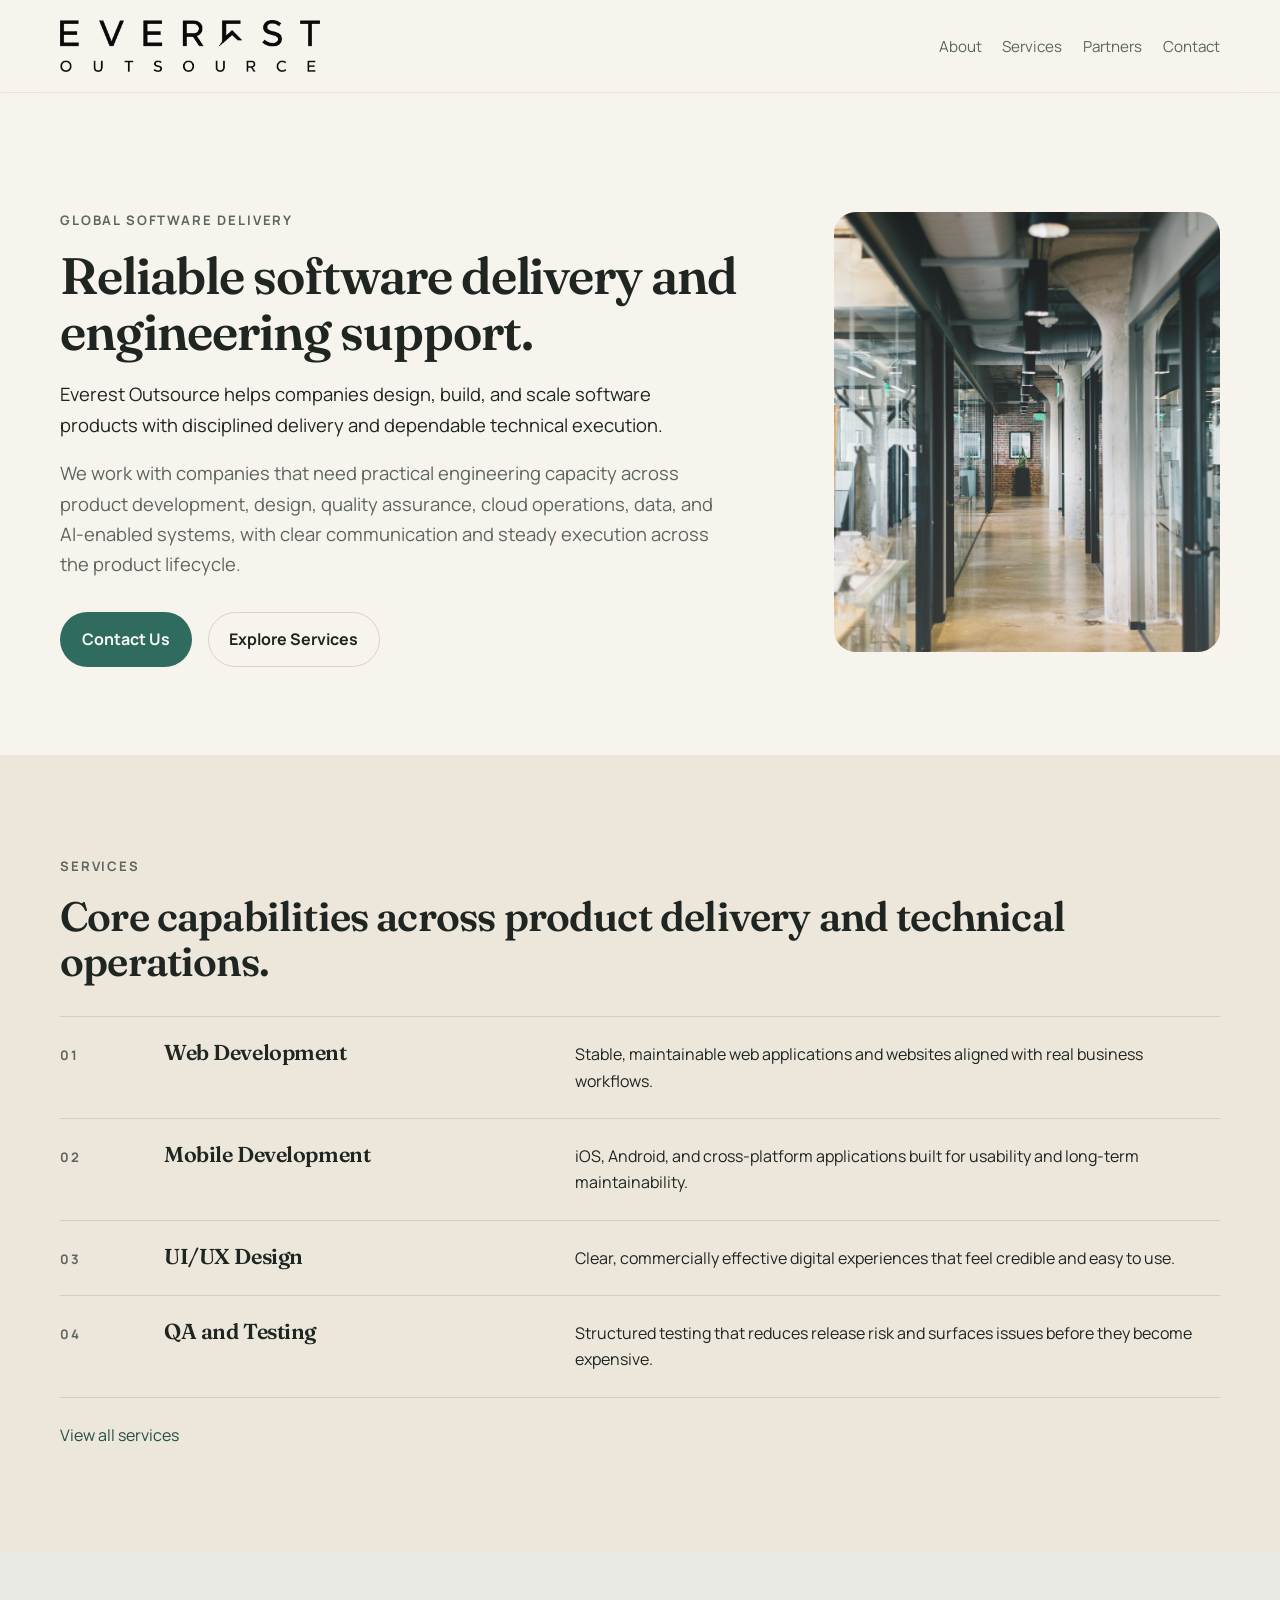
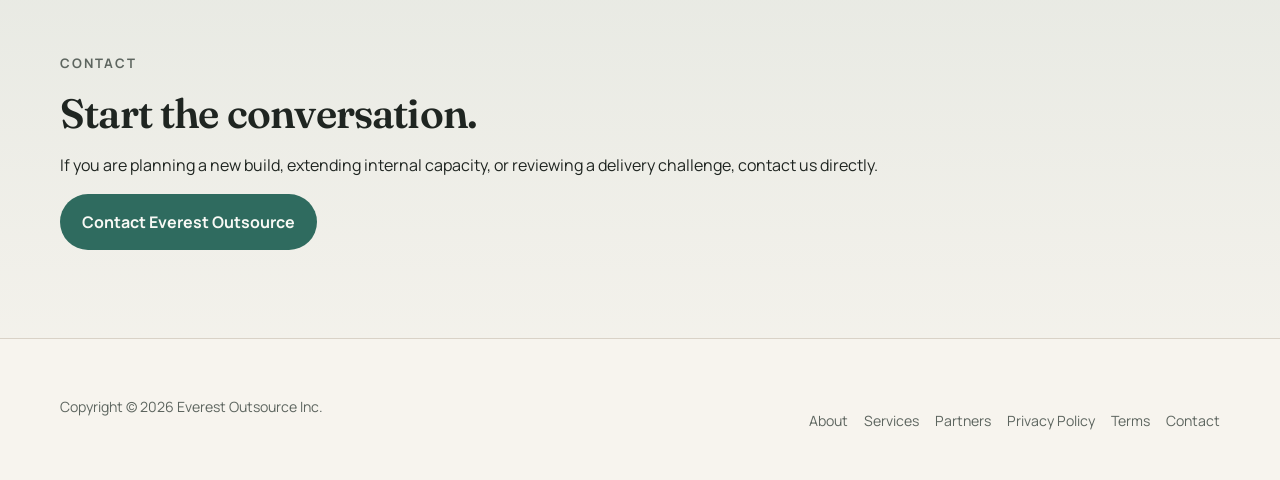
<file: index.html>
<!DOCTYPE html>
<html lang="en">
<head>
  <meta charset="UTF-8">
  <meta name="viewport" content="width=device-width, initial-scale=1.0">
  <title>Everest Outsource</title>
  <meta name="description" content="Everest Outsource helps companies design, build, and scale software products with disciplined delivery and dependable technical execution.">
  <link rel="icon" type="image/png" href="assets/images/favicon.png">
  <link rel="preconnect" href="https://fonts.googleapis.com">
  <link rel="preconnect" href="https://fonts.gstatic.com" crossorigin>
  <link href="https://fonts.googleapis.com/css2?family=Fraunces:opsz,wght@9..144,500;9..144,600&family=Manrope:wght@400;500;600;700&display=swap" rel="stylesheet">
  <link rel="stylesheet" href="assets/css/styles.css">
</head>
<body>
  <header class="site-header">
    <div class="container nav-wrap">
      <a class="brand brand-logo" href="index.html" aria-label="Everest Outsource home">
        <img src="assets/images/small-logo.png" alt="Everest Outsource">
      </a>
      <nav class="site-nav" aria-label="Primary">
        <a href="about.html">About</a>
        <a href="services.html">Services</a>
        <a href="partners.html">Partners</a>
        <a href="contact.html">Contact</a>
      </nav>
    </div>
  </header>

  <main>
    <section class="hero">
      <div class="container hero-layout">
        <div class="text-measure">
          <p class="eyebrow">Global Software Delivery</p>
          <h1>Reliable software delivery and engineering support.</h1>
          <p class="lead">Everest Outsource helps companies design, build, and scale software products with disciplined delivery and dependable technical execution.</p>
          <p class="lead muted">We work with companies that need practical engineering capacity across product development, design, quality assurance, cloud operations, data, and AI-enabled systems, with clear communication and steady execution across the product lifecycle.</p>
          <div class="cta-row">
            <a class="button button-primary" href="contact.html">Contact Us</a>
            <a class="button button-secondary" href="services.html">Explore Services</a>
          </div>
        </div>
        <div class="hero-media">
          <img src="assets/images/home-image.jpg" alt="Clean workspace photograph" loading="eager">
        </div>
      </div>
    </section>

    <section class="section section-muted">
      <div class="container">
        <div class="section-head">
          <p class="eyebrow">Services</p>
          <h2>Core capabilities across product delivery and technical operations.</h2>
        </div>
        <div class="editorial-list">
          <article class="editorial-row">
            <p class="row-index">01</p>
            <h3>Web Development</h3>
            <p>Stable, maintainable web applications and websites aligned with real business workflows.</p>
          </article>
          <article class="editorial-row">
            <p class="row-index">02</p>
            <h3>Mobile Development</h3>
            <p>iOS, Android, and cross-platform applications built for usability and long-term maintainability.</p>
          </article>
          <article class="editorial-row">
            <p class="row-index">03</p>
            <h3>UI/UX Design</h3>
            <p>Clear, commercially effective digital experiences that feel credible and easy to use.</p>
          </article>
          <article class="editorial-row">
            <p class="row-index">04</p>
            <h3>QA and Testing</h3>
            <p>Structured testing that reduces release risk and surfaces issues before they become expensive.</p>
          </article>
        </div>
        <p class="section-link"><a href="services.html">View all services</a></p>
      </div>
    </section>

    <section class="section section-accent">
      <div class="container narrow">
        <p class="eyebrow">Contact</p>
        <h2>Start the conversation.</h2>
        <p>If you are planning a new build, extending internal capacity, or reviewing a delivery challenge, contact us directly.</p>
        <a class="button button-primary" href="contact.html">Contact Everest Outsource</a>
      </div>
    </section>
  </main>

  <footer class="site-footer">
    <div class="container footer-grid">
      <div>
        <p class="footer-meta">Copyright © 2026 Everest Outsource Inc.</p>
      </div>
      <div class="footer-links">
        <a href="about.html">About</a>
        <a href="services.html">Services</a>
        <a href="partners.html">Partners</a>
        <a href="privacy.html">Privacy Policy</a>
        <a href="terms.html">Terms</a>
        <a href="contact.html">Contact</a>
      </div>
    </div>
  </footer>
  <script src="assets/js/page-transition.js"></script>
</body>
</html>
</file>
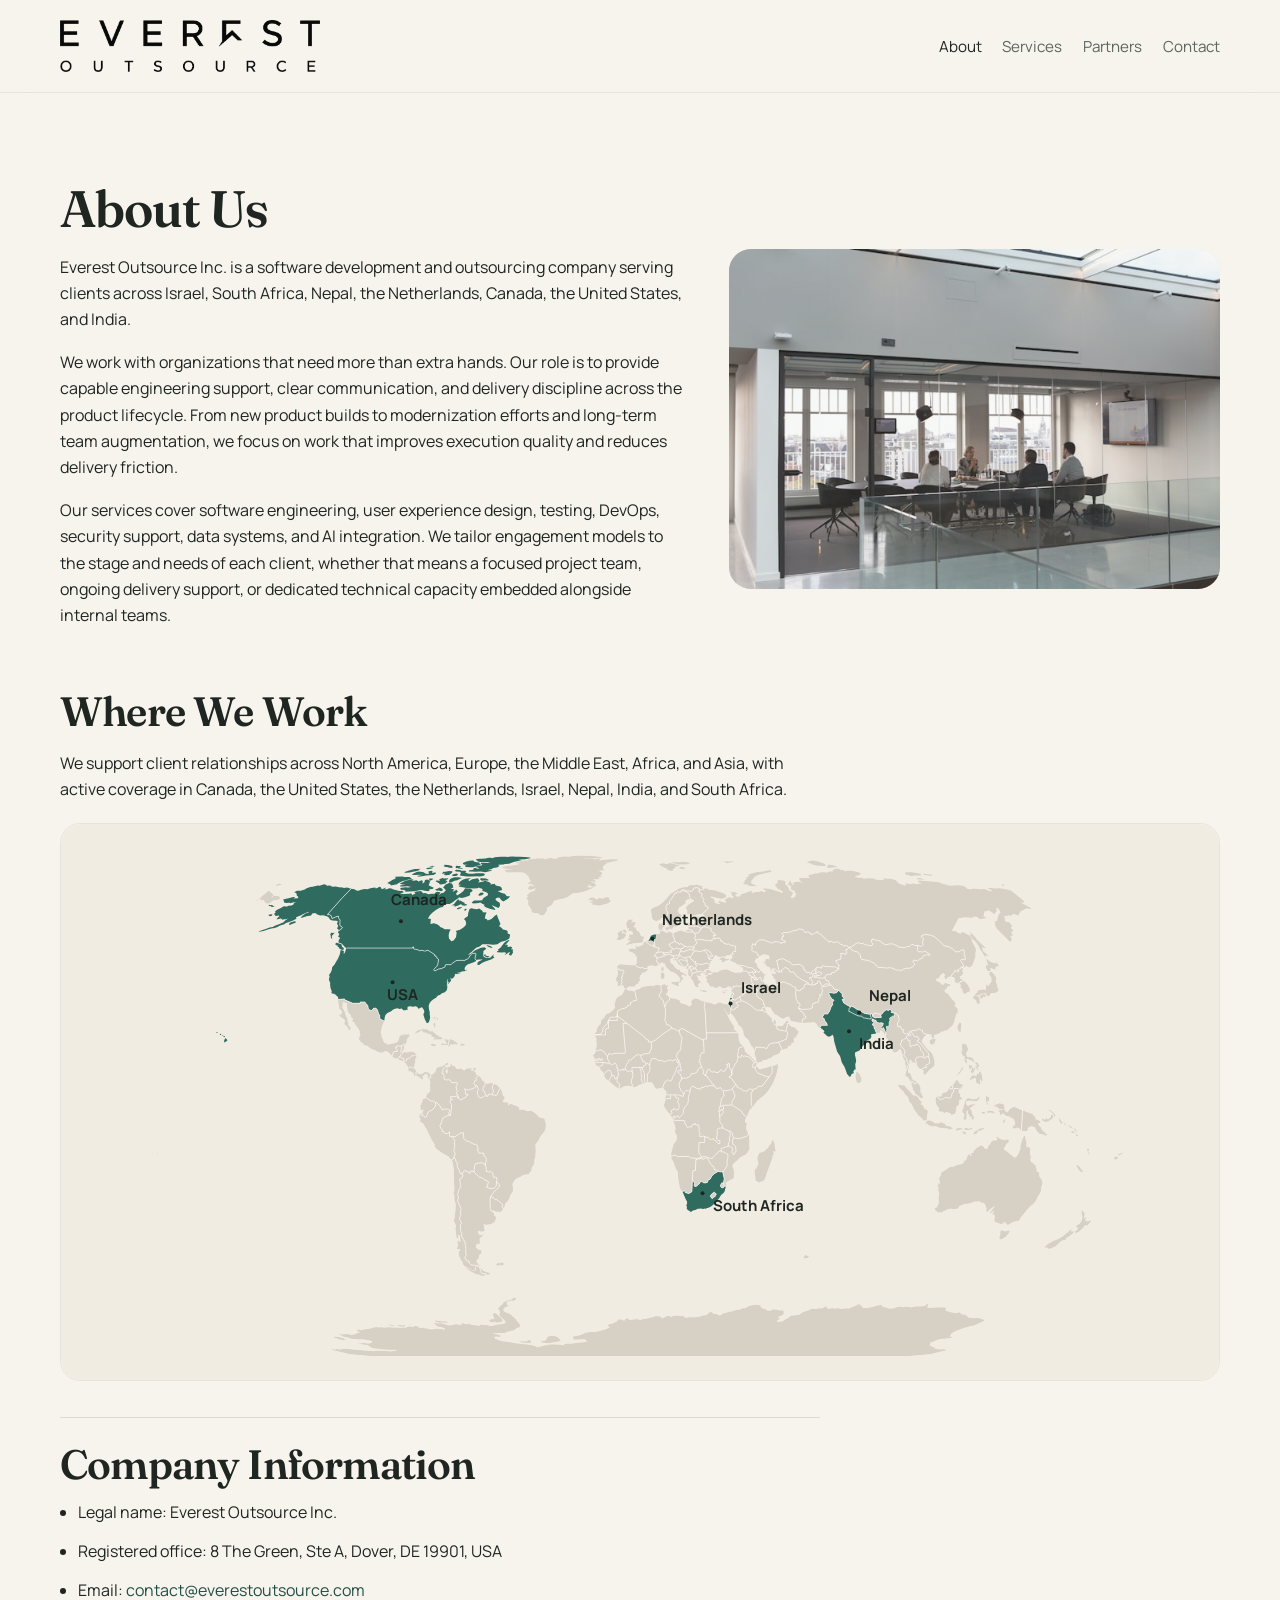
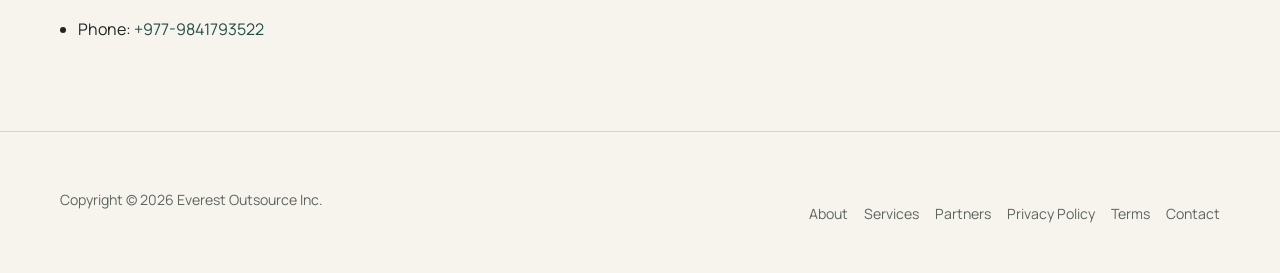
<file: about.html>
<!DOCTYPE html>
<html lang="en">
<head>
  <meta charset="UTF-8">
  <meta name="viewport" content="width=device-width, initial-scale=1.0">
  <title>About | Everest Outsource</title>
  <meta name="description" content="About Everest Outsource Inc.">
  <link rel="icon" type="image/png" href="assets/images/favicon.png">
  <link rel="preconnect" href="https://fonts.googleapis.com">
  <link rel="preconnect" href="https://fonts.gstatic.com" crossorigin>
  <link href="https://fonts.googleapis.com/css2?family=Fraunces:opsz,wght@9..144,500;9..144,600&family=Manrope:wght@400;500;600;700&display=swap" rel="stylesheet">
  <link rel="stylesheet" href="assets/css/styles.css">
</head>
<body>
  <header class="site-header">
    <div class="container nav-wrap">
      <a class="brand brand-logo" href="index.html" aria-label="Everest Outsource home"><img src="assets/images/small-logo.png" alt="Everest Outsource"></a>
      <nav class="site-nav" aria-label="Primary">
        <a href="about.html" aria-current="page">About</a>
        <a href="services.html">Services</a>
        <a href="partners.html">Partners</a>
        <a href="contact.html">Contact</a>
      </nav>
    </div>
  </header>
  <main class="section">
    <div class="container">
      <div class="about-layout">
        <div>
          <h1 class="text-measure">About Us</h1>
          <div class="text-measure">
            <p>Everest Outsource Inc. is a software development and outsourcing company serving clients across Israel, South Africa, Nepal, the Netherlands, Canada, the United States, and India.</p>
            <p>We work with organizations that need more than extra hands. Our role is to provide capable engineering support, clear communication, and delivery discipline across the product lifecycle. From new product builds to modernization efforts and long-term team augmentation, we focus on work that improves execution quality and reduces delivery friction.</p>
            <p>Our services cover software engineering, user experience design, testing, DevOps, security support, data systems, and AI integration. We tailor engagement models to the stage and needs of each client, whether that means a focused project team, ongoing delivery support, or dedicated technical capacity embedded alongside internal teams.</p>
          </div>
        </div>
        <div class="about-media">
          <img src="assets/images/about-us.jpg" alt="Workspace and team collaboration photograph" loading="lazy">
        </div>
      </div>

      <div class="where-we-work">
        <h2>Where We Work</h2>
        <p class="text-measure">We support client relationships across North America, Europe, the Middle East, Africa, and Asia, with active coverage in Canada, the United States, the Netherlands, Israel, Nepal, India, and South Africa.</p>
        <div class="world-map" data-world-map></div>
      </div>

      <div class="company-info">
        <h2>Company Information</h2>
        <ul class="data-list">
          <li>Legal name: Everest Outsource Inc.</li>
          <li>Registered office: 8 The Green, Ste A, Dover, DE 19901, USA</li>
          <li>Email: <a href="mailto:contact@everestoutsource.com">contact@everestoutsource.com</a></li>
          <li>Phone: <a href="tel:+9779841793522">+977-9841793522</a></li>
        </ul>
      </div>
    </div>
  </main>
  <footer class="site-footer">
    <div class="container footer-grid">
      <div>
        <p class="footer-meta">Copyright © 2026 Everest Outsource Inc.</p>
      </div>
      <div class="footer-links">
        <a href="about.html">About</a>
        <a href="services.html">Services</a>
        <a href="partners.html">Partners</a>
        <a href="privacy.html">Privacy Policy</a>
        <a href="terms.html">Terms</a>
        <a href="contact.html">Contact</a>
      </div>
    </div>
  </footer>
  <script src="assets/js/page-transition.js"></script>
  <script src="assets/vendor/d3.min.js"></script>
  <script src="assets/vendor/topojson-client.min.js"></script>
  <script src="assets/data/countries-110m.js"></script>
  <script src="assets/js/about-world-map.js"></script>
</body>
</html>
</file>
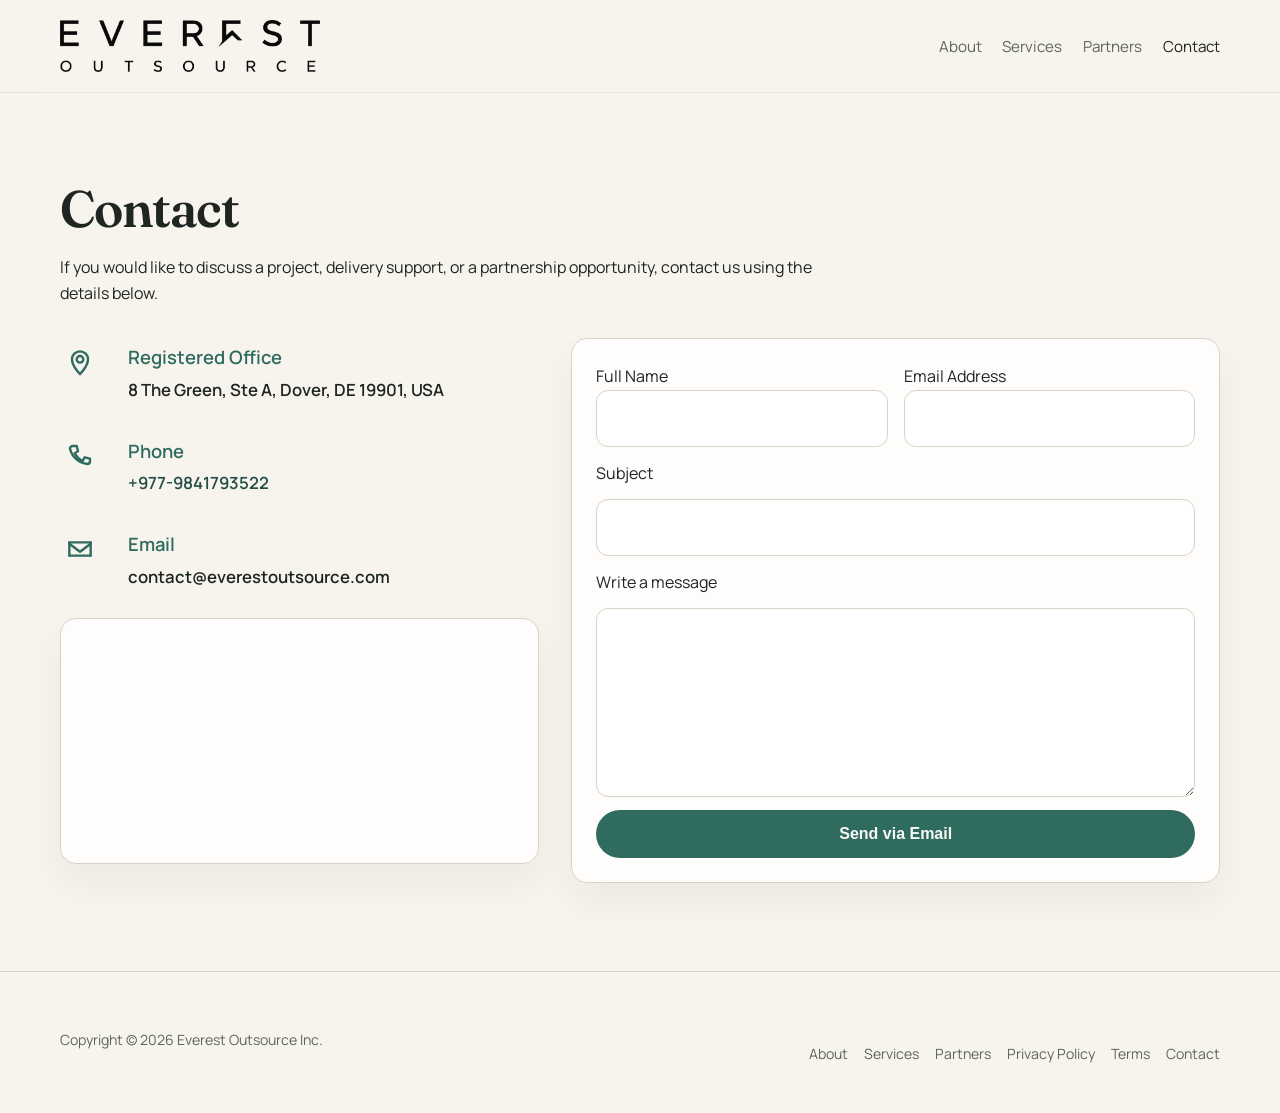
<file: contact.html>
<!DOCTYPE html>
<html lang="en">
<head>
  <meta charset="UTF-8">
  <meta name="viewport" content="width=device-width, initial-scale=1.0">
  <title>Contact | Everest Outsource</title>
  <meta name="description" content="Contact Everest Outsource.">
  <link rel="icon" type="image/png" href="assets/images/favicon.png">
  <link rel="preconnect" href="https://fonts.googleapis.com">
  <link rel="preconnect" href="https://fonts.gstatic.com" crossorigin>
  <link href="https://fonts.googleapis.com/css2?family=Fraunces:opsz,wght@9..144,500;9..144,600&family=Manrope:wght@400;500;600;700&display=swap" rel="stylesheet">
  <link rel="stylesheet" href="assets/css/styles.css">
</head>
<body>
  <header class="site-header">
    <div class="container nav-wrap">
      <a class="brand brand-logo" href="index.html" aria-label="Everest Outsource home"><img src="assets/images/small-logo.png" alt="Everest Outsource"></a>
      <nav class="site-nav" aria-label="Primary">
        <a href="about.html">About</a>
        <a href="services.html">Services</a>
        <a href="partners.html">Partners</a>
        <a href="contact.html" aria-current="page">Contact</a>
      </nav>
    </div>
  </header>
  <main class="section">
    <div class="container page-stack">
      <div class="text-measure">
        <h1>Contact</h1>
        <p>If you would like to discuss a project, delivery support, or a partnership opportunity, contact us using the details below.</p>
      </div>
      <div class="contact-grid">
        <section>
          <div class="contact-details-list">
            <article class="contact-detail-item">
              <div class="contact-icon" aria-hidden="true">
                <svg viewBox="0 0 24 24" fill="none"><path d="M12 21s6-5.686 6-11a6 6 0 1 0-12 0c0 5.314 6 11 6 11Z" stroke="currentColor" stroke-width="1.8"/><circle cx="12" cy="10" r="2.5" stroke="currentColor" stroke-width="1.8"/></svg>
              </div>
              <div>
                <p class="contact-detail-label">Registered Office</p>
                <p class="contact-detail-value">8 The Green, Ste A, Dover, DE 19901, USA</p>
              </div>
            </article>

            <article class="contact-detail-item">
              <div class="contact-icon" aria-hidden="true">
                <svg viewBox="0 0 24 24" fill="none"><path d="M7.5 4.5h2l1 4-2.5 1.5a15.5 15.5 0 0 0 6 6L15.5 13l4 1v2a2 2 0 0 1-2 2A15 15 0 0 1 4.5 6.5a2 2 0 0 1 2-2Z" stroke="currentColor" stroke-width="1.8" stroke-linejoin="round"/></svg>
              </div>
              <div>
                <p class="contact-detail-label">Phone</p>
                <p class="contact-detail-value"><a href="tel:+9779841793522">+977-9841793522</a></p>
              </div>
            </article>

            <article class="contact-detail-item">
              <div class="contact-icon" aria-hidden="true">
                <svg viewBox="0 0 24 24" fill="none"><path d="M4 7h16v10H4z" stroke="currentColor" stroke-width="1.8"/><path d="m4 8 8 6 8-6" stroke="currentColor" stroke-width="1.8" stroke-linecap="round" stroke-linejoin="round"/></svg>
              </div>
              <div>
                <p class="contact-detail-label">Email</p>
                <p class="contact-detail-value">contact@everestoutsource.com</p>
              </div>
            </article>
          </div>

          <div class="map-frame map-frame-compact">
            <iframe
              title="Everest Outsource registered office map"
              src="https://www.google.com/maps?q=8%20The%20Green%2C%20Ste%20A%2C%20Dover%2C%20DE%2019901&z=15&output=embed"
              loading="lazy"
              referrerpolicy="no-referrer-when-downgrade"></iframe>
          </div>
        </section>

        <section>
          <form class="contact-form" name="contact" method="POST" data-netlify="true" netlify action="/contact?success=true">
	  <div id="success-alert" style="display: none; color: green;">
	    Thank you for your message.
	  </div>
<script>
  // Check the URL parameters when the page loads
  const urlParams = new URLSearchParams(window.location.search);
  if (urlParams.get('success') === 'true') {
    document.getElementById('success-alert').style.display = 'block';
  }
</script>
          <input type="hidden" name="form-name" value="contact">
          <div class="form-row">
            <div>
              <label for="name">Full Name</label>
              <input id="name" name="name" type="text" required>
            </div>
            <div>
              <label for="email">Email Address</label>
              <input id="email" name="email" type="email" required>
            </div>
          </div>

          <label for="subject">Subject</label>
          <input id="subject" name="subject" type="text">

          <label for="message">Write a message</label>
          <textarea id="message" name="message" rows="6" required></textarea>

          <button class="button button-primary" type="submit">Send via Email</button>
        </form>
        </section>
      </div>
      </div>
  </main>
  <footer class="site-footer">
    <div class="container footer-grid">
      <div>
        <p class="footer-meta">Copyright © 2026 Everest Outsource Inc.</p>
      </div>
      <div class="footer-links">
        <a href="about.html">About</a>
        <a href="services.html">Services</a>
        <a href="partners.html">Partners</a>
        <a href="privacy.html">Privacy Policy</a>
        <a href="terms.html">Terms</a>
        <a href="contact.html">Contact</a>
      </div>
    </div>
  </footer>
  <script src="assets/js/page-transition.js"></script>
</body>
</html>
</file>
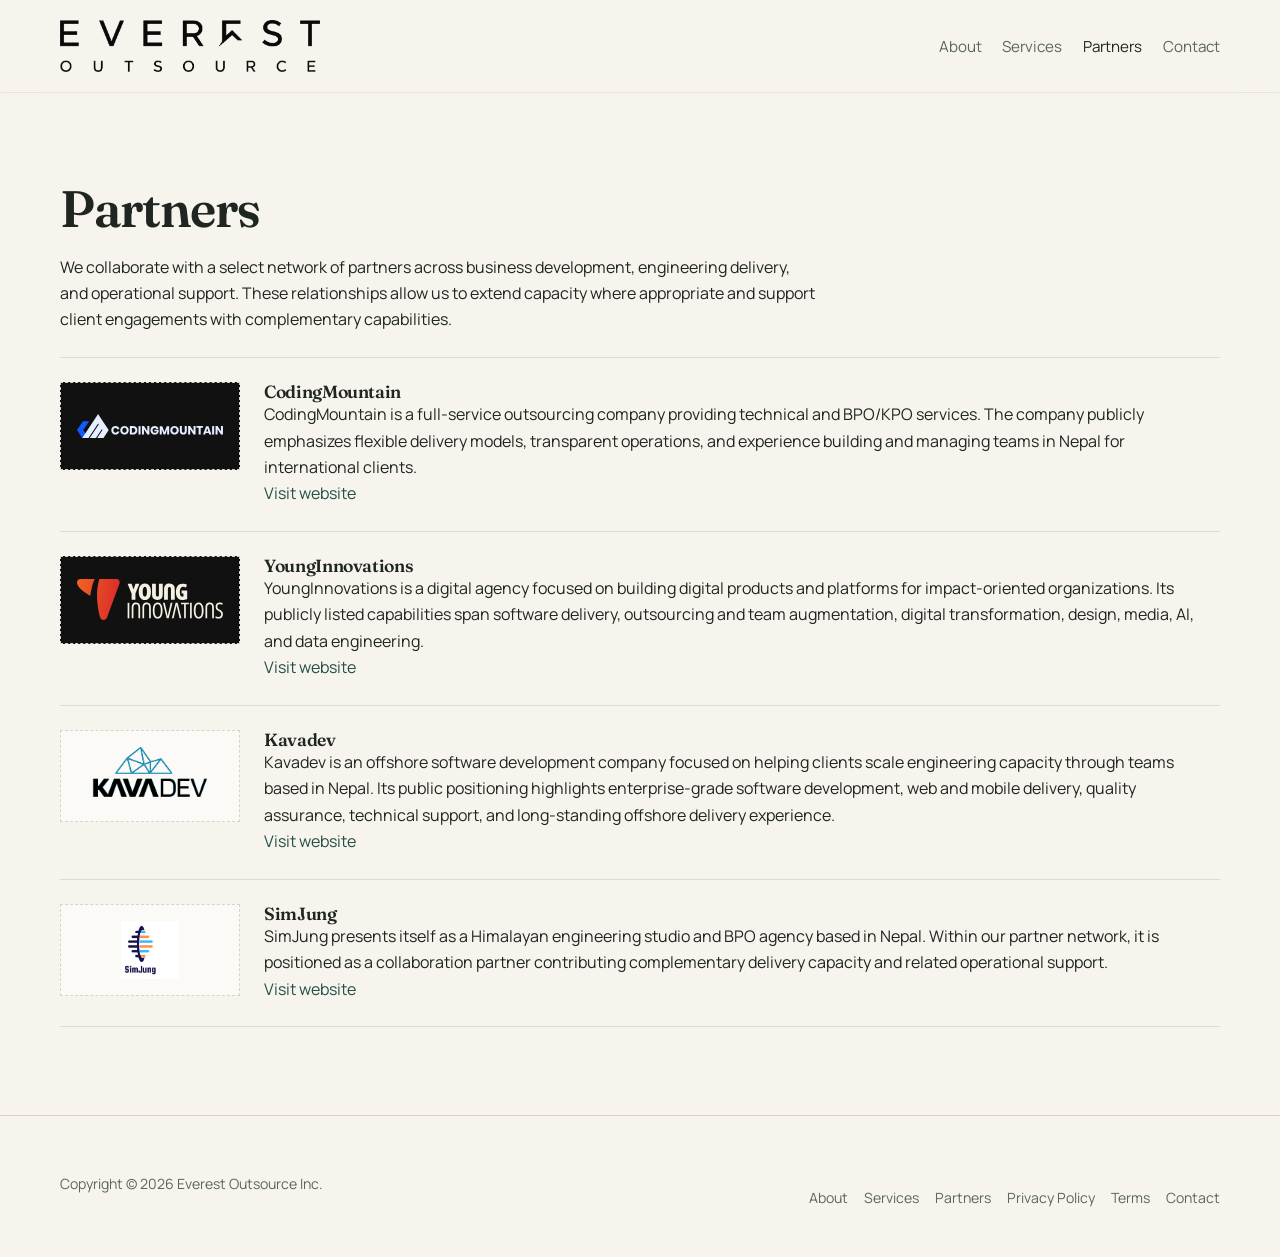
<file: partners.html>
<!DOCTYPE html>
<html lang="en">
<head>
  <meta charset="UTF-8">
  <meta name="viewport" content="width=device-width, initial-scale=1.0">
  <title>Partners | Everest Outsource</title>
  <meta name="description" content="Partner network of Everest Outsource.">
  <link rel="icon" type="image/png" href="assets/images/favicon.png">
  <link rel="preconnect" href="https://fonts.googleapis.com">
  <link rel="preconnect" href="https://fonts.gstatic.com" crossorigin>
  <link href="https://fonts.googleapis.com/css2?family=Fraunces:opsz,wght@9..144,500;9..144,600&family=Manrope:wght@400;500;600;700&display=swap" rel="stylesheet">
  <link rel="stylesheet" href="assets/css/styles.css">
</head>
<body>
  <header class="site-header">
    <div class="container nav-wrap">
      <a class="brand brand-logo" href="index.html" aria-label="Everest Outsource home"><img src="assets/images/small-logo.png" alt="Everest Outsource"></a>
      <nav class="site-nav" aria-label="Primary">
        <a href="about.html">About</a>
        <a href="services.html">Services</a>
        <a href="partners.html" aria-current="page">Partners</a>
        <a href="contact.html">Contact</a>
      </nav>
    </div>
  </header>
  <main class="section">
    <div class="container">
      <h1 class="text-measure">Partners</h1>
      <div class="text-measure">
        <p>We collaborate with a select network of partners across business development, engineering delivery, and operational support. These relationships allow us to extend capacity where appropriate and support client engagements with complementary capabilities.</p>
      </div>
      <div class="editorial-list editorial-list-compact">
        <article class="editorial-row editorial-row-partner">
          <div class="partner-logo-slot partner-logo-slot-dark">
            <img class="partner-logo-image" src="assets/images/partners/codingmountain.svg" alt="CodingMountain logo" loading="lazy">
          </div>
          <div>
            <h2 class="partner-name">CodingMountain</h2>
            <p>CodingMountain is a full-service outsourcing company providing technical and BPO/KPO services. The company publicly emphasizes flexible delivery models, transparent operations, and experience building and managing teams in Nepal for international clients.</p>
            <p><a href="https://codingmountain.com/">Visit website</a></p>
          </div>
        </article>
        <article class="editorial-row editorial-row-partner">
          <div class="partner-logo-slot partner-logo-slot-dark">
            <img class="partner-logo-image" src="assets/images/partners/younginnovations.svg" alt="YoungInnovations logo" loading="lazy">
          </div>
          <div>
            <h2 class="partner-name">YoungInnovations</h2>
            <p>YoungInnovations is a digital agency focused on building digital products and platforms for impact-oriented organizations. Its publicly listed capabilities span software delivery, outsourcing and team augmentation, digital transformation, design, media, AI, and data engineering.</p>
            <p><a href="https://younginnovations.com.np/">Visit website</a></p>
          </div>
        </article>
        <article class="editorial-row editorial-row-partner">
          <div class="partner-logo-slot">
            <img class="partner-logo-image" src="assets/images/partners/kavadev.png" alt="Kavadev logo" loading="lazy">
          </div>
          <div>
            <h2 class="partner-name">Kavadev</h2>
            <p>Kavadev is an offshore software development company focused on helping clients scale engineering capacity through teams based in Nepal. Its public positioning highlights enterprise-grade software development, web and mobile delivery, quality assurance, technical support, and long-standing offshore delivery experience.</p>
            <p><a href="https://kavadev.com/">Visit website</a></p>
          </div>
        </article>
        <article class="editorial-row editorial-row-partner">
          <div class="partner-logo-slot">
            <img class="partner-logo-image" src="assets/images/partners/simjung.png" alt="SimJung logo" loading="lazy">
          </div>
          <div>
            <h2 class="partner-name">SimJung</h2>
            <p>SimJung presents itself as a Himalayan engineering studio and BPO agency based in Nepal. Within our partner network, it is positioned as a collaboration partner contributing complementary delivery capacity and related operational support.</p>
            <p><a href="https://simjung.com.np/">Visit website</a></p>
          </div>
        </article>
      </div>
    </div>
  </main>
  <footer class="site-footer">
    <div class="container footer-grid">
      <div>
        <p class="footer-meta">Copyright © 2026 Everest Outsource Inc.</p>
      </div>
      <div class="footer-links">
        <a href="about.html">About</a>
        <a href="services.html">Services</a>
        <a href="partners.html">Partners</a>
        <a href="privacy.html">Privacy Policy</a>
        <a href="terms.html">Terms</a>
        <a href="contact.html">Contact</a>
      </div>
    </div>
  </footer>
  <script src="assets/js/page-transition.js"></script>
</body>
</html>
</file>
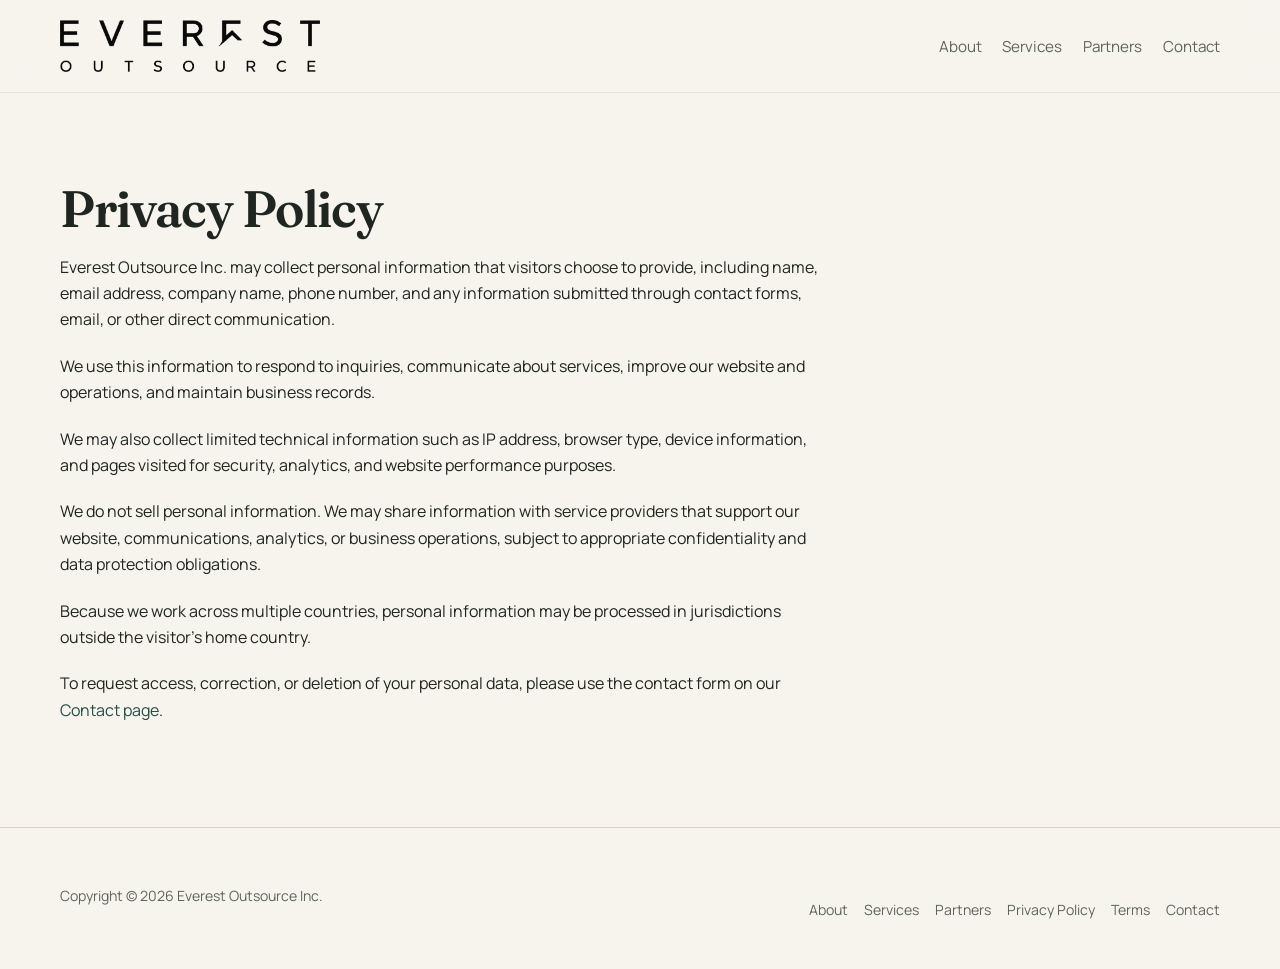
<file: privacy.html>
<!DOCTYPE html>
<html lang="en">
<head>
  <meta charset="UTF-8">
  <meta name="viewport" content="width=device-width, initial-scale=1.0">
  <title>Privacy Policy | Everest Outsource</title>
  <meta name="description" content="Privacy Policy for Everest Outsource.">
  <link rel="icon" type="image/png" href="assets/images/favicon.png">
  <link rel="preconnect" href="https://fonts.googleapis.com">
  <link rel="preconnect" href="https://fonts.gstatic.com" crossorigin>
  <link href="https://fonts.googleapis.com/css2?family=Fraunces:opsz,wght@9..144,500;9..144,600&family=Manrope:wght@400;500;600;700&display=swap" rel="stylesheet">
  <link rel="stylesheet" href="assets/css/styles.css">
</head>
<body>
  <header class="site-header">
    <div class="container nav-wrap">
      <a class="brand brand-logo" href="index.html" aria-label="Everest Outsource home"><img src="assets/images/small-logo.png" alt="Everest Outsource"></a>
      <nav class="site-nav" aria-label="Primary">
        <a href="about.html">About</a>
        <a href="services.html">Services</a>
        <a href="partners.html">Partners</a>
        <a href="contact.html">Contact</a>
      </nav>
    </div>
  </header>
  <main class="section">
    <div class="container legal-copy">
      <h1 class="text-measure">Privacy Policy</h1>
      <div class="text-measure">
        <p>Everest Outsource Inc. may collect personal information that visitors choose to provide, including name, email address, company name, phone number, and any information submitted through contact forms, email, or other direct communication.</p>
        <p>We use this information to respond to inquiries, communicate about services, improve our website and operations, and maintain business records.</p>
        <p>We may also collect limited technical information such as IP address, browser type, device information, and pages visited for security, analytics, and website performance purposes.</p>
        <p>We do not sell personal information. We may share information with service providers that support our website, communications, analytics, or business operations, subject to appropriate confidentiality and data protection obligations.</p>
        <p>Because we work across multiple countries, personal information may be processed in jurisdictions outside the visitor's home country.</p>
        <p>To request access, correction, or deletion of your personal data, please use the contact form on our <a href="contact.html">Contact page</a>.</p>
      </div>
    </div>
  </main>
  <footer class="site-footer">
    <div class="container footer-grid">
      <div>
        <p class="footer-meta">Copyright © 2026 Everest Outsource Inc.</p>
      </div>
      <div class="footer-links">
        <a href="about.html">About</a>
        <a href="services.html">Services</a>
        <a href="partners.html">Partners</a>
        <a href="privacy.html">Privacy Policy</a>
        <a href="terms.html">Terms</a>
        <a href="contact.html">Contact</a>
      </div>
    </div>
  </footer>
  <script src="assets/js/page-transition.js"></script>
</body>
</html>
</file>
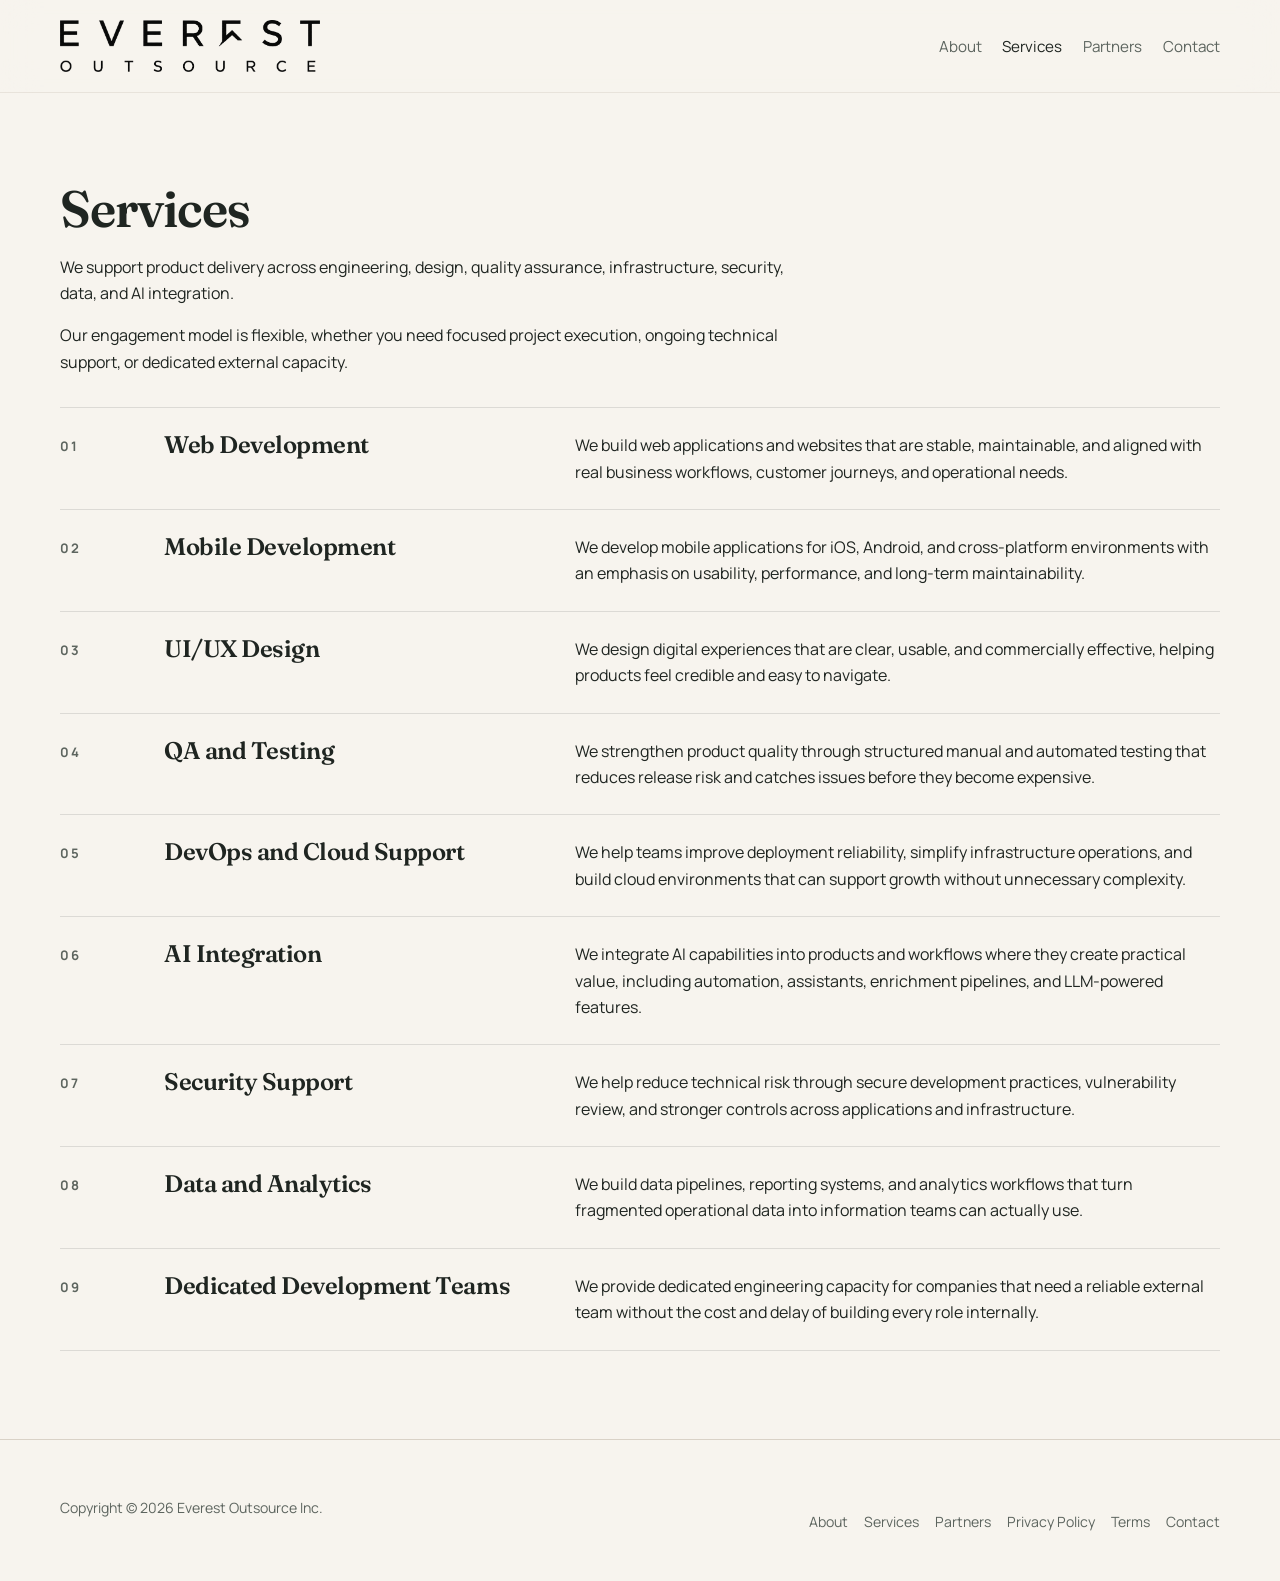
<file: services.html>
<!DOCTYPE html>
<html lang="en">
<head>
  <meta charset="UTF-8">
  <meta name="viewport" content="width=device-width, initial-scale=1.0">
  <title>Services | Everest Outsource</title>
  <meta name="description" content="Services offered by Everest Outsource.">
  <link rel="icon" type="image/png" href="assets/images/favicon.png">
  <link rel="preconnect" href="https://fonts.googleapis.com">
  <link rel="preconnect" href="https://fonts.gstatic.com" crossorigin>
  <link href="https://fonts.googleapis.com/css2?family=Fraunces:opsz,wght@9..144,500;9..144,600&family=Manrope:wght@400;500;600;700&display=swap" rel="stylesheet">
  <link rel="stylesheet" href="assets/css/styles.css">
</head>
<body>
  <header class="site-header">
    <div class="container nav-wrap">
      <a class="brand brand-logo" href="index.html" aria-label="Everest Outsource home"><img src="assets/images/small-logo.png" alt="Everest Outsource"></a>
      <nav class="site-nav" aria-label="Primary">
        <a href="about.html">About</a>
        <a href="services.html" aria-current="page">Services</a>
        <a href="partners.html">Partners</a>
        <a href="contact.html">Contact</a>
      </nav>
    </div>
  </header>
  <main class="section">
    <div class="container">
      <div class="section-head text-measure">
        <h1>Services</h1>
        <p>We support product delivery across engineering, design, quality assurance, infrastructure, security, data, and AI integration.</p>
        <p>Our engagement model is flexible, whether you need focused project execution, ongoing technical support, or dedicated external capacity.</p>
      </div>
      <div class="editorial-list editorial-list-services">
        <article class="editorial-row editorial-row-service"><p class="row-index">01</p><h2>Web Development</h2><p>We build web applications and websites that are stable, maintainable, and aligned with real business workflows, customer journeys, and operational needs.</p></article>
        <article class="editorial-row editorial-row-service"><p class="row-index">02</p><h2>Mobile Development</h2><p>We develop mobile applications for iOS, Android, and cross-platform environments with an emphasis on usability, performance, and long-term maintainability.</p></article>
        <article class="editorial-row editorial-row-service"><p class="row-index">03</p><h2>UI/UX Design</h2><p>We design digital experiences that are clear, usable, and commercially effective, helping products feel credible and easy to navigate.</p></article>
        <article class="editorial-row editorial-row-service"><p class="row-index">04</p><h2>QA and Testing</h2><p>We strengthen product quality through structured manual and automated testing that reduces release risk and catches issues before they become expensive.</p></article>
        <article class="editorial-row editorial-row-service"><p class="row-index">05</p><h2>DevOps and Cloud Support</h2><p>We help teams improve deployment reliability, simplify infrastructure operations, and build cloud environments that can support growth without unnecessary complexity.</p></article>
        <article class="editorial-row editorial-row-service"><p class="row-index">06</p><h2>AI Integration</h2><p>We integrate AI capabilities into products and workflows where they create practical value, including automation, assistants, enrichment pipelines, and LLM-powered features.</p></article>
        <article class="editorial-row editorial-row-service"><p class="row-index">07</p><h2>Security Support</h2><p>We help reduce technical risk through secure development practices, vulnerability review, and stronger controls across applications and infrastructure.</p></article>
        <article class="editorial-row editorial-row-service"><p class="row-index">08</p><h2>Data and Analytics</h2><p>We build data pipelines, reporting systems, and analytics workflows that turn fragmented operational data into information teams can actually use.</p></article>
        <article class="editorial-row editorial-row-service"><p class="row-index">09</p><h2>Dedicated Development Teams</h2><p>We provide dedicated engineering capacity for companies that need a reliable external team without the cost and delay of building every role internally.</p></article>
      </div>
    </div>
  </main>
  <footer class="site-footer">
    <div class="container footer-grid">
      <div>
        <p class="footer-meta">Copyright © 2026 Everest Outsource Inc.</p>
      </div>
      <div class="footer-links">
        <a href="about.html">About</a>
        <a href="services.html">Services</a>
        <a href="partners.html">Partners</a>
        <a href="privacy.html">Privacy Policy</a>
        <a href="terms.html">Terms</a>
        <a href="contact.html">Contact</a>
      </div>
    </div>
  </footer>
  <script src="assets/js/page-transition.js"></script>
</body>
</html>
</file>
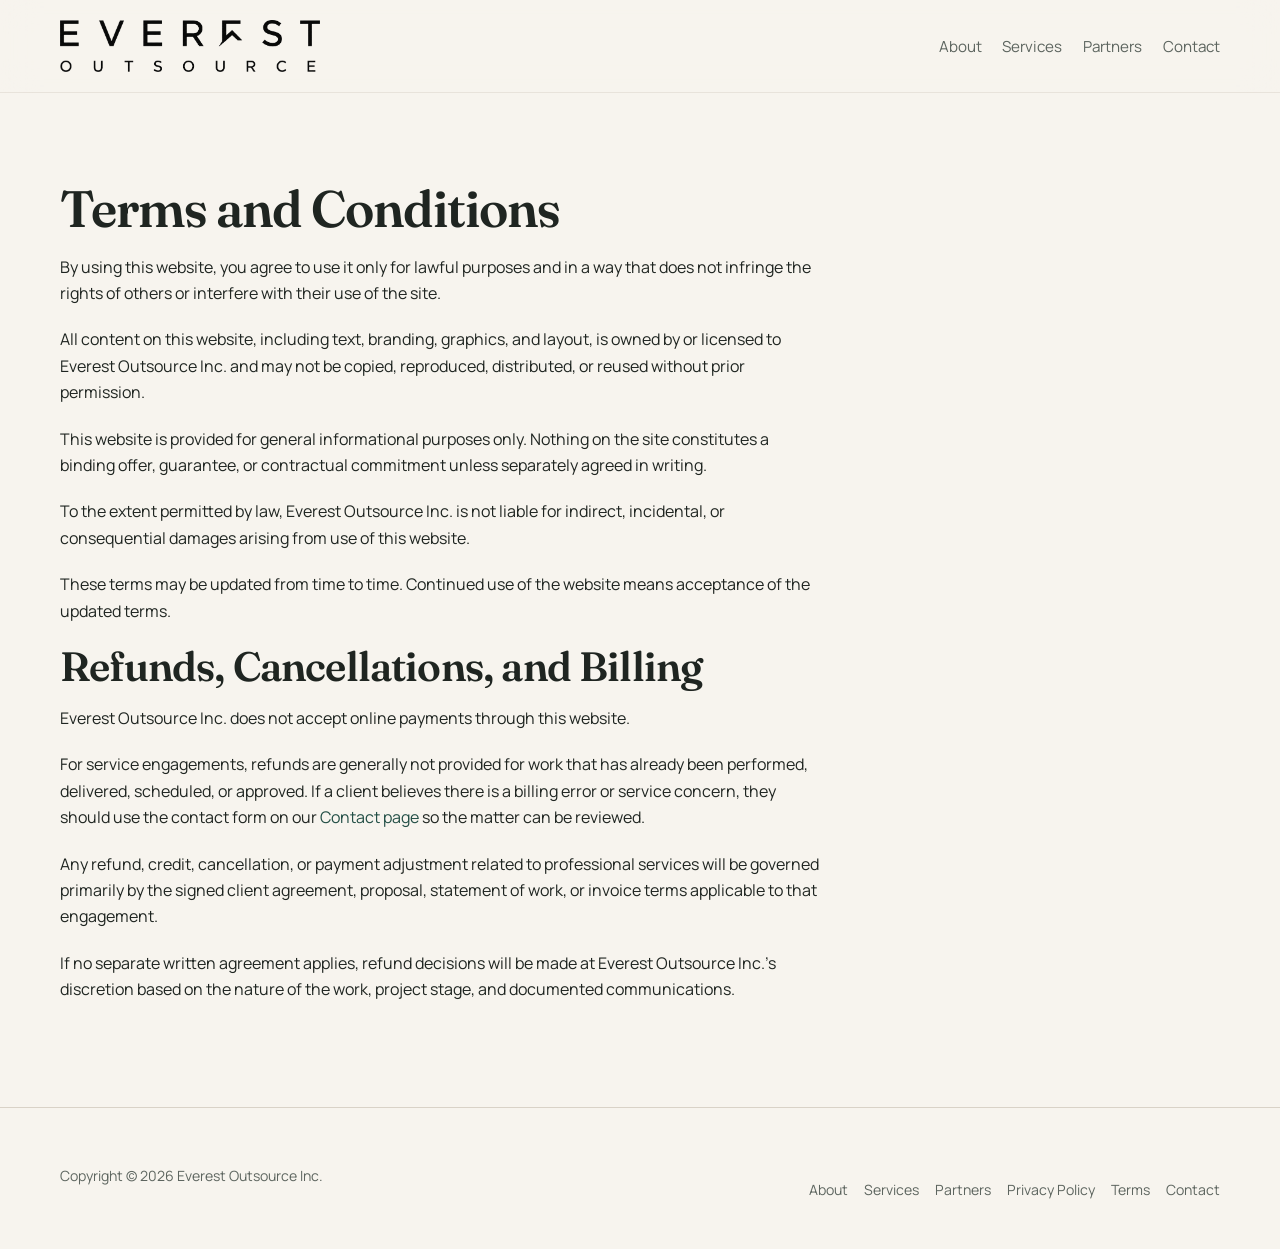
<file: terms.html>
<!DOCTYPE html>
<html lang="en">
<head>
  <meta charset="UTF-8">
  <meta name="viewport" content="width=device-width, initial-scale=1.0">
  <title>Terms and Conditions | Everest Outsource</title>
  <meta name="description" content="Terms and Conditions for Everest Outsource.">
  <link rel="icon" type="image/png" href="assets/images/favicon.png">
  <link rel="preconnect" href="https://fonts.googleapis.com">
  <link rel="preconnect" href="https://fonts.gstatic.com" crossorigin>
  <link href="https://fonts.googleapis.com/css2?family=Fraunces:opsz,wght@9..144,500;9..144,600&family=Manrope:wght@400;500;600;700&display=swap" rel="stylesheet">
  <link rel="stylesheet" href="assets/css/styles.css">
</head>
<body>
  <header class="site-header">
    <div class="container nav-wrap">
      <a class="brand brand-logo" href="index.html" aria-label="Everest Outsource home"><img src="assets/images/small-logo.png" alt="Everest Outsource"></a>
      <nav class="site-nav" aria-label="Primary">
        <a href="about.html">About</a>
        <a href="services.html">Services</a>
        <a href="partners.html">Partners</a>
        <a href="contact.html">Contact</a>
      </nav>
    </div>
  </header>
  <main class="section">
    <div class="container legal-copy">
      <h1 class="text-measure">Terms and Conditions</h1>
      <div class="text-measure">
        <p>By using this website, you agree to use it only for lawful purposes and in a way that does not infringe the rights of others or interfere with their use of the site.</p>
        <p>All content on this website, including text, branding, graphics, and layout, is owned by or licensed to Everest Outsource Inc. and may not be copied, reproduced, distributed, or reused without prior permission.</p>
        <p>This website is provided for general informational purposes only. Nothing on the site constitutes a binding offer, guarantee, or contractual commitment unless separately agreed in writing.</p>
        <p>To the extent permitted by law, Everest Outsource Inc. is not liable for indirect, incidental, or consequential damages arising from use of this website.</p>
        <p>These terms may be updated from time to time. Continued use of the website means acceptance of the updated terms.</p>

        <h2>Refunds, Cancellations, and Billing</h2>
        <p>Everest Outsource Inc. does not accept online payments through this website.</p>
        <p>For service engagements, refunds are generally not provided for work that has already been performed, delivered, scheduled, or approved. If a client believes there is a billing error or service concern, they should use the contact form on our <a href="contact.html">Contact page</a> so the matter can be reviewed.</p>
        <p>Any refund, credit, cancellation, or payment adjustment related to professional services will be governed primarily by the signed client agreement, proposal, statement of work, or invoice terms applicable to that engagement.</p>
        <p>If no separate written agreement applies, refund decisions will be made at Everest Outsource Inc.'s discretion based on the nature of the work, project stage, and documented communications.</p>
      </div>
    </div>
  </main>
  <footer class="site-footer">
    <div class="container footer-grid">
      <div>
        <p class="footer-meta">Copyright © 2026 Everest Outsource Inc.</p>
      </div>
      <div class="footer-links">
        <a href="about.html">About</a>
        <a href="services.html">Services</a>
        <a href="partners.html">Partners</a>
        <a href="privacy.html">Privacy Policy</a>
        <a href="terms.html">Terms</a>
        <a href="contact.html">Contact</a>
      </div>
    </div>
  </footer>
  <script src="assets/js/page-transition.js"></script>
</body>
</html>
</file>
<file: assets/css/styles.css>
:root {
  --bg: #f7f4ee;
  --surface: #fffdfc;
  --surface-muted: #ece6db;
  --text: #1f2521;
  --text-muted: #5d655f;
  --border: #d9d2c7;
  --accent: #2f6b5f;
  --accent-strong: #234f46;
  --max-width: 1160px;
  --narrow-width: 760px;
  --radius: 16px;
  --shadow: 0 18px 36px rgba(31, 37, 33, 0.05);
}

* {
  box-sizing: border-box;
}

html {
  scroll-behavior: smooth;
}

body {
  margin: 0;
  font-family: "Manrope", sans-serif;
  background: var(--bg);
  color: var(--text);
  line-height: 1.65;
  opacity: 0;
  transform: translateY(8px);
  transition: opacity 0.22s ease, transform 0.22s ease;
}

body.page-ready {
  opacity: 1;
  transform: translateY(0);
}

body.page-leaving {
  opacity: 0;
  transform: translateY(6px);
}

a {
  color: var(--accent-strong);
  text-decoration: none;
}

a:hover {
  text-decoration: underline;
}

img,
iframe {
  max-width: 100%;
}

h1,
h2,
h3 {
  margin: 0 0 0.75rem;
  font-family: "Fraunces", serif;
  font-weight: 600;
  line-height: 1.1;
  letter-spacing: -0.02em;
}

h1 {
  font-size: clamp(1.95rem, 4vw, 3.35rem);
}

h2 {
  font-size: clamp(1.8rem, 3.2vw, 2.7rem);
}

h3 {
  font-size: 1.35rem;
}

p,
li,
label,
input,
textarea,
button {
  font-size: 1rem;
}

.container {
  width: min(calc(100% - 3rem), var(--max-width));
  margin: 0 auto;
}

.site-header {
  position: sticky;
  top: 0;
  z-index: 10;
  background: rgba(247, 244, 238, 0.68);
  border-bottom: 1px solid rgba(217, 210, 199, 0.5);
  backdrop-filter: blur(18px);
  -webkit-backdrop-filter: blur(18px);
}

.nav-wrap {
  display: flex;
  align-items: center;
  justify-content: space-between;
  gap: 1.5rem;
  padding: 1.25rem 0;
}

.brand {
  display: inline-flex;
  flex-direction: column;
  color: var(--text);
  text-transform: uppercase;
  letter-spacing: 0.22em;
}

.brand:hover {
  text-decoration: none;
}

.brand-logo {
  max-width: 260px;
}

.brand-logo img {
  display: block;
  width: 100%;
  height: auto;
}

.brand-title {
  font-size: 1.55rem;
  font-weight: 700;
}

.brand-subtitle {
  font-size: 0.8rem;
  font-weight: 600;
}

.site-nav {
  display: flex;
  flex-wrap: wrap;
  gap: 1rem 1.3rem;
  justify-content: flex-end;
}

.site-nav a {
  color: var(--text-muted);
  font-size: 0.95rem;
}

.site-nav a[aria-current="page"] {
  color: var(--text);
}

.hero,
.section {
  padding: 5.5rem 0;
}

.hero-grid,
.contact-grid {
  display: grid;
  gap: 2rem;
  grid-template-columns: minmax(280px, 0.85fr) minmax(0, 1.15fr);
}

.hero-layout {
  display: grid;
  gap: 2.5rem;
  align-items: center;
  grid-template-columns: minmax(0, 1.14fr) minmax(220px, 0.6fr);
}

.hero {
  padding-top: 6.5rem;
}

.hero-media {
  position: relative;
  height: 440px;
  max-width: 440px;
  width: 100%;
  justify-self: end;
  overflow: hidden;
  border-radius: 22px;
  background: #e9e2d6;
}

.hero-media::after {
  content: "";
  position: absolute;
  inset: 0;
  background:
    linear-gradient(180deg, rgba(247, 244, 238, 0.06), rgba(247, 244, 238, 0.18)),
    linear-gradient(135deg, rgba(47, 107, 95, 0.08), rgba(247, 244, 238, 0.02));
  pointer-events: none;
}

.hero-media img {
  display: block;
  width: 100%;
  height: 100%;
  object-fit: cover;
  object-position: center center;
  filter: saturate(0.82) contrast(0.96) brightness(1.02);
  transform: scale(1.01);
}

.hero-panel,
.info-block,
.contact-form,
.map-frame {
  background: var(--surface);
  border: 1px solid var(--border);
  border-radius: var(--radius);
  box-shadow: var(--shadow);
}

.hero-panel,
.info-block,
.contact-form,
.map-frame {
  padding: 1.5rem;
}

.lead {
  font-size: 1.15rem;
  max-width: 42rem;
}

.text-measure {
  max-width: var(--narrow-width);
}

.page-stack > * + * {
  margin-top: 2rem;
}

.muted {
  color: var(--text-muted);
}

.eyebrow,
.panel-label {
  margin-bottom: 1rem;
  color: var(--text-muted);
  font-size: 0.82rem;
  font-weight: 700;
  letter-spacing: 0.14em;
  text-transform: uppercase;
}

.cta-row {
  display: flex;
  flex-wrap: wrap;
  gap: 1rem;
  margin-top: 2rem;
}

.button {
  display: inline-flex;
  align-items: center;
  justify-content: center;
  min-height: 3rem;
  padding: 0.85rem 1.3rem;
  border-radius: 999px;
  border: 1px solid transparent;
  font-weight: 700;
  transition: background-color 0.2s ease, color 0.2s ease, border-color 0.2s ease;
}

.button:hover {
  text-decoration: none;
}

.button-primary {
  background: var(--accent);
  color: #f8f9f5;
}

.button-primary:hover {
  background: var(--accent-strong);
}

.button-secondary {
  border-color: var(--border);
  color: var(--text);
  background: transparent;
}

.section-muted {
  background: var(--surface-muted);
}

.section-accent {
  background: linear-gradient(180deg, rgba(47, 107, 95, 0.08), rgba(47, 107, 95, 0.02));
}

.section-head {
  margin-bottom: 2rem;
}

.section-link {
  margin-top: 1.5rem;
}

.editorial-list {
  border-top: 1px solid rgba(31, 37, 33, 0.12);
}

.editorial-list-compact {
  margin-top: 1.5rem;
}

.editorial-row {
  display: grid;
  grid-template-columns: 80px minmax(220px, 0.9fr) minmax(0, 1.5fr);
  gap: 1.5rem;
  align-items: start;
  padding: 1.5rem 0;
  border-bottom: 1px solid rgba(31, 37, 33, 0.12);
}

.editorial-row h2,
.editorial-row h3,
.editorial-row p {
  margin: 0;
}

.editorial-row-service h2 {
  font-size: 1.5rem;
}

.editorial-row-partner {
  grid-template-columns: 180px minmax(0, 1.6fr);
}

.row-index {
  color: var(--text-muted);
  font-size: 0.82rem;
  font-weight: 700;
  letter-spacing: 0.14em;
  text-transform: uppercase;
  padding-top: 0.25rem;
}

.logo-strip {
  display: grid;
  grid-template-columns: repeat(4, minmax(0, 1fr));
  gap: 1rem;
  margin-bottom: 1.5rem;
}

.logo-strip-large {
  margin-bottom: 2rem;
}

.logo-chip {
  display: flex;
  align-items: center;
  justify-content: center;
  min-height: 5rem;
  border-top: 1px solid rgba(31, 37, 33, 0.16);
  border-bottom: 1px solid rgba(31, 37, 33, 0.16);
  color: var(--text);
  font-size: 0.96rem;
  font-weight: 600;
  letter-spacing: 0.04em;
}

.partner-logo-slot {
  display: flex;
  align-items: center;
  justify-content: center;
  min-height: 5.5rem;
  padding: 1rem;
  border: 1px dashed var(--border);
  background: rgba(255, 253, 252, 0.65);
  color: var(--text-muted);
  font-size: 0.82rem;
  font-weight: 600;
  letter-spacing: 0.12em;
  text-transform: uppercase;
}

.partner-logo-slot-dark {
  background: #111111;
}

.partner-logo-image {
  display: block;
  max-width: 100%;
  max-height: 58px;
  width: auto;
  height: auto;
  object-fit: contain;
}

.partner-name {
  margin-bottom: 0.5rem;
  font-size: 1.1rem;
}

.company-info {
  max-width: var(--narrow-width);
  margin-top: 2.25rem;
  padding-top: 1.5rem;
  border-top: 1px solid rgba(31, 37, 33, 0.12);
}

.about-media {
  position: relative;
  margin-top: 4.25rem;
  overflow: hidden;
  border-radius: 22px;
  background: #e7e0d5;
}

.about-media::after {
  content: "";
  position: absolute;
  inset: 0;
  background:
    linear-gradient(180deg, rgba(247, 244, 238, 0.05), rgba(247, 244, 238, 0.14)),
    linear-gradient(135deg, rgba(47, 107, 95, 0.05), rgba(247, 244, 238, 0.02));
  pointer-events: none;
}

.about-media img {
  display: block;
  width: 100%;
  height: 100%;
  min-height: 340px;
  object-fit: cover;
  filter: saturate(0.84) contrast(0.97) brightness(1.01);
}

.about-layout {
  display: grid;
  gap: 2.5rem;
  align-items: start;
  grid-template-columns: minmax(0, 1fr) minmax(260px, 0.78fr);
}

.where-we-work {
  margin-top: 2.75rem;
}

.world-map {
  margin-top: 1.25rem;
  border: 1px solid rgba(31, 37, 33, 0.08);
  border-radius: 20px;
  overflow: hidden;
}

.world-map-svg {
  display: block;
  width: 100%;
  height: auto;
}

.map-country {
  fill: #d7d0c4;
}

.map-country.is-highlighted {
  fill: #2f6b5f;
}

.map-borders {
  fill: none;
  stroke: rgba(255, 253, 252, 0.9);
  stroke-width: 0.7;
}

.map-marker {
  fill: #1f2521;
}

.map-label {
  fill: #1f2521;
  font-family: "Manrope", sans-serif;
  font-size: 15px;
  font-weight: 700;
}

.data-list {
  margin: 0;
  padding-left: 1.1rem;
}

.data-list li + li {
  margin-top: 0.8rem;
}

.legal-copy p + p,
.legal-copy h2 {
  margin-top: 1.25rem;
}

.contact-form {
  display: grid;
  gap: 0.8rem;
}

.contact-form input,
.contact-form textarea {
  width: 100%;
  padding: 0.9rem 1rem;
  border: 1px solid var(--border);
  border-radius: 12px;
  background: #fff;
  font: inherit;
  color: var(--text);
}

.form-row {
  display: grid;
  grid-template-columns: 1fr 1fr;
  gap: 1rem;
}

.contact-details-list {
  display: grid;
  gap: 2rem;
  padding-top: 0.25rem;
}

.contact-detail-item {
  display: grid;
  grid-template-columns: 52px minmax(0, 1fr);
  gap: 1rem;
  align-items: start;
}

.contact-icon {
  display: flex;
  align-items: center;
  justify-content: center;
  width: 40px;
  height: 40px;
  color: var(--accent);
}

.contact-icon svg {
  width: 32px;
  height: 32px;
}

.contact-detail-label {
  margin: 0 0 0.2rem;
  color: var(--accent);
  font-size: 1.15rem;
  font-weight: 600;
}

.contact-detail-value {
  margin: 0;
  font-size: 1.05rem;
  font-weight: 600;
}

.map-frame {
  overflow: hidden;
  min-height: 100%;
}

.map-frame-compact {
  margin-top: 1.75rem;
  padding: 0;
  width: 100%;
  aspect-ratio: 16 / 8.2;
  min-height: 170px;
}

.map-frame iframe {
  display: block;
  width: 100%;
  height: 100%;
  border: 0;
}

.site-footer {
  border-top: 1px solid var(--border);
  padding: 2.5rem 0 3rem;
}

.footer-grid {
  display: grid;
  grid-template-columns: minmax(0, 1.5fr) minmax(240px, 1fr);
  gap: 1.5rem;
  align-items: end;
}

.footer-title {
  margin: 0 0 0.5rem;
  font-weight: 700;
}

.footer-meta {
  margin-top: 1rem;
  color: var(--text-muted);
  font-size: 0.88rem;
}

.footer-links {
  display: flex;
  flex-wrap: wrap;
  gap: 0.55rem 1rem;
  justify-content: flex-end;
  align-items: center;
}

.footer-links a {
  color: var(--text-muted);
  font-size: 0.88rem;
}

@media (max-width: 960px) {
  .hero-grid,
  .contact-grid,
  .footer-grid {
    grid-template-columns: 1fr 1fr;
  }

  .hero-layout {
    grid-template-columns: 1fr;
  }

  .about-layout {
    grid-template-columns: 1fr;
  }

  .about-media {
    display: none;
  }

  .hero-media {
    display: none;
  }

  .editorial-row {
    grid-template-columns: 56px minmax(180px, 0.9fr) minmax(0, 1.4fr);
  }

  .editorial-row-partner {
    grid-template-columns: 150px minmax(0, 1.5fr);
  }

  .logo-strip {
    grid-template-columns: repeat(2, minmax(0, 1fr));
  }
}

@media (max-width: 720px) {
  .nav-wrap,
  .site-nav,
  .hero-grid,
  .contact-grid,
  .footer-grid {
    grid-template-columns: 1fr;
  }

  .nav-wrap {
    display: block;
  }

  .site-nav {
    display: flex;
    margin-top: 1rem;
    justify-content: flex-start;
  }

  .hero,
  .section {
    padding: 4.25rem 0;
  }

  .container {
    width: min(calc(100% - 2rem), var(--max-width));
  }

  .editorial-row,
  .editorial-row-partner {
    grid-template-columns: 1fr;
    gap: 0.75rem;
  }

  .form-row {
    grid-template-columns: 1fr;
  }

  .map-frame-compact {
    aspect-ratio: 16 / 9;
    min-height: 210px;
  }

  .row-index {
    padding-top: 0;
  }

  .logo-strip {
    grid-template-columns: 1fr;
  }

  .button {
    width: 100%;
  }
}
</file>
